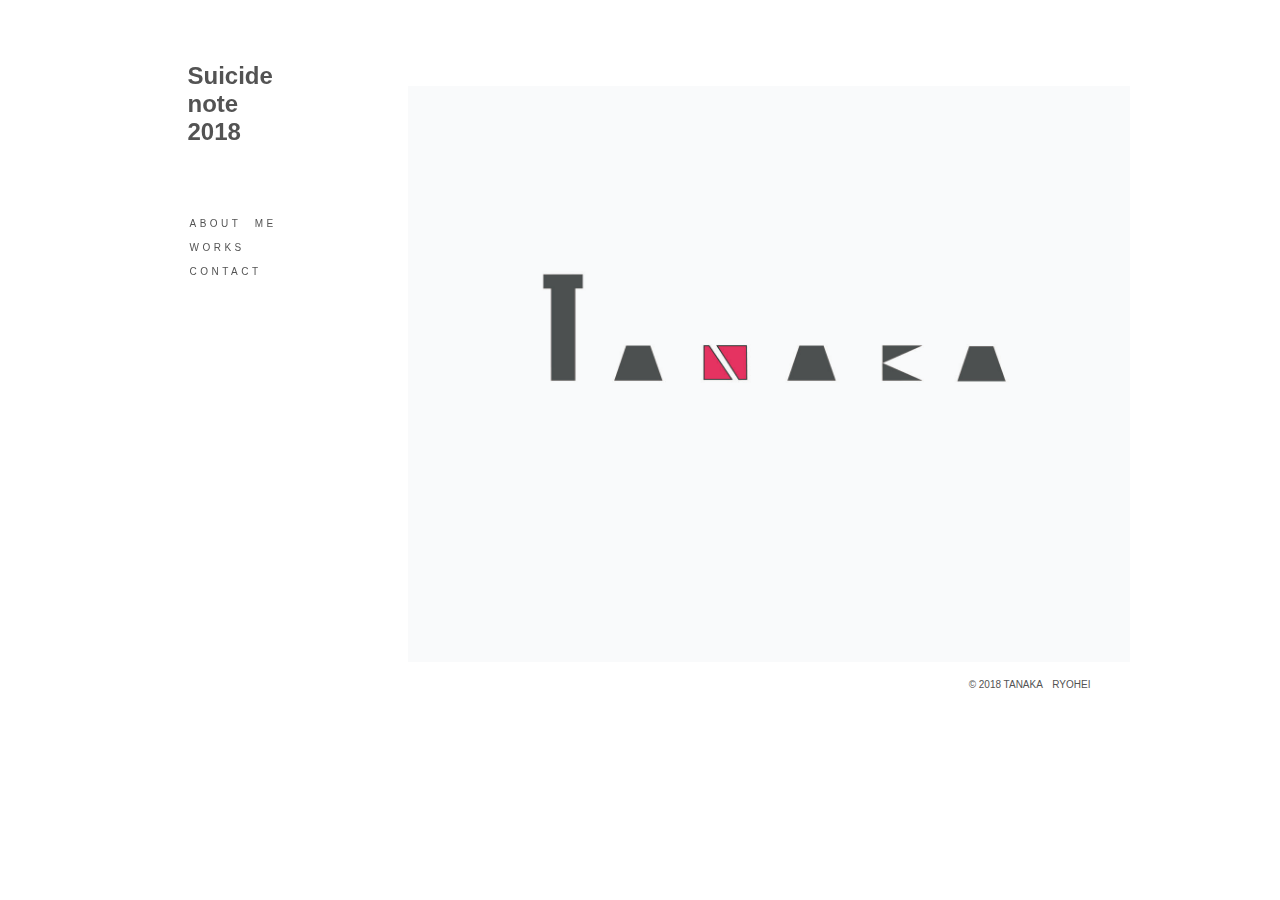
<file: index.html>
<!doctype html>
<html lang="ja">
<head>
<meta charset="UTF-8">
<meta name="desctiption" content="デ情１年田中椋平">
<meta name="viewport" content="width=device-width,initial-scale=1.0,minimum-scale=1.0,maximum-scale=1.0,user-scalable=no">
<title>TANAKA 1st portforlio</title>
<script src="https://ajax.googleapis.com/ajax/libs/jquery/1.11.3/jquery.min.js"></script>

<script type="text/javascript">
$(document).ready(function(){
				$('#menu a').hover(function() {
                $(this).stop().animate({'marginLeft':'14px'}, 300);//左を3px空ける事でテキストを右にずらす
                },function() {
                $(this).stop().animate({'marginLeft':'0px'}, 300);
                });
});
</script>
<link href="common/css/base.css" rel="stylesheet" type="text/css">
</head>

<body id="home">
<div id="wrapper">


<header id="header">
  <div class="wrap">
   <h1 id="logo">
     <a href="index.html">Suicide<br>note<br>2018</a>
   </h1> 
  </div>
</header>

<nav id="menuArea">
    <nav id="menuWrap">
      <ul id="menu">
         <li id="listAbout" style="margin-left:0px;">
           <a href="about.html">ABOUT　ME</a>
         </li>
		 
		 <li id="listWorks" style="margin-left:0px;">
           <a href="works.html">WORKS</a>
         </li>
		 <li id="listContact" style="margin-left:px;">
           <a href="contact.html">CONTACT</a>
        </li>
         
         
         
         
         
         
                  
         
         
      </ul>
    </nav>
</nav>

<div id="container">
   <div id="contents">
   
	   <img src="top.jpg"　alt>
	   
   </div>
</div>

<div id="footer">
  <div class="wrap">
    <p id="copyright"><a>© 2018 TANAKA　RYOHEI</a></p>
  </div>
</div>

</div>



</body>
</html>
</file>
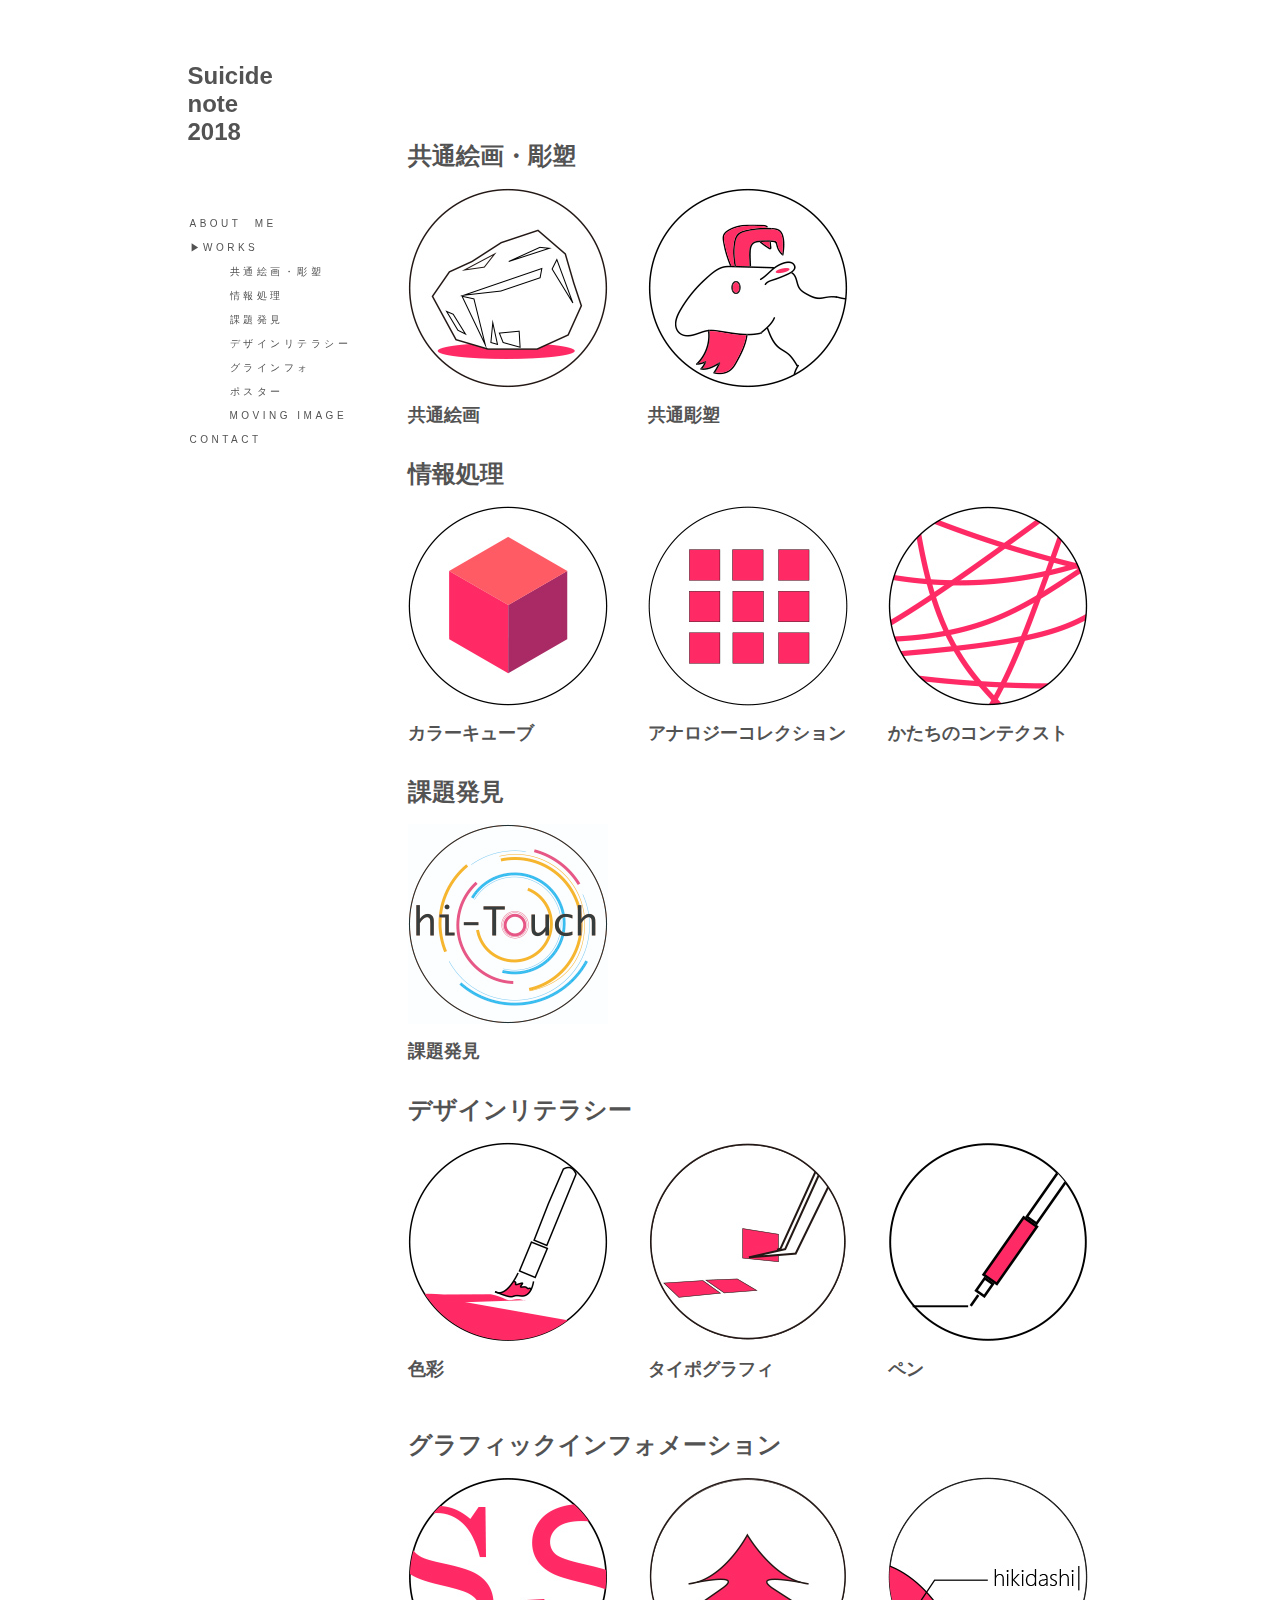
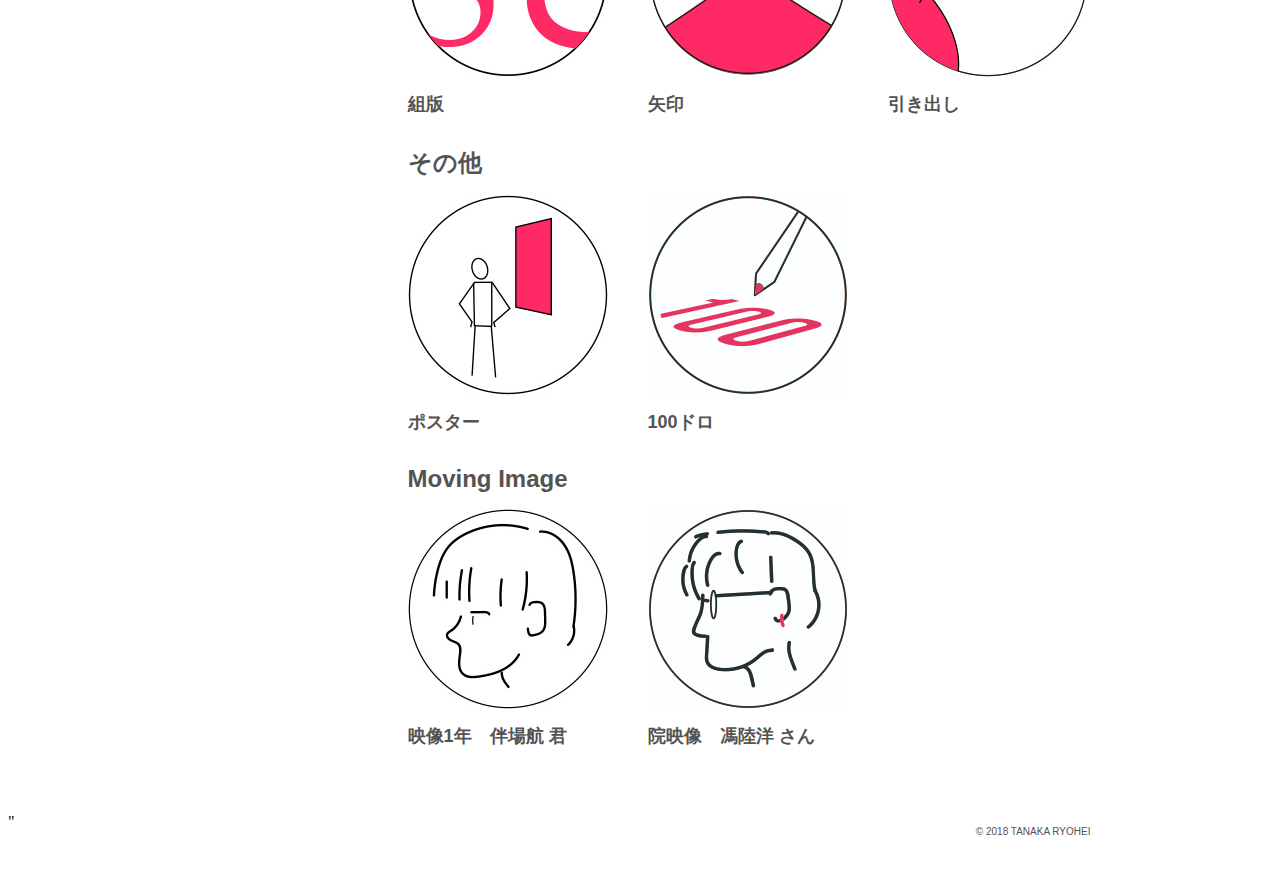
<file: works.html>
<!doctype html>
<html lang="ja">
<head>
<meta charset="UTF-8">
<meta name="desctiption" content="デ情1年田中椋平">
<meta name="viewport" content="width=device-width,initial-scale=1.0,minimum-scale=1.0,maximum-scale=1.0,user-scalable=no">
<title>TANAKA 1st portforlio</title>
	
<script src="https://ajax.googleapis.com/ajax/libs/jquery/1.11.3/jquery.min.js"></script>


<script type="text/javascript">
$(document).ready(function(){
				$('#listAbout , #listContact ,#1,#2,#3,#4,#5,#6,#7').hover(function() {
                $(this).stop().animate({'marginLeft':'14px'}, 300);//左を3px空ける事でテキストを右にずらす
                },function() {
                $(this).stop().animate({'marginLeft':'0px'}, 300);
                });
});
</script>
<script type="text/javascript">
$(function(){
	$('a[href^=#]').click(function(){
		var speed = 250;
		var href= $(this).attr("href");
		var target = $(href == "#" || href == "" ? 'html' : href);
		var position = target.offset().top;
		$("html, body").animate({scrollTop:position}, speed, "swing");
		return false;
	});
});
</script>

<link href="common/css/base.css" rel="stylesheet" type="text/css">
<link href="common/css/lightbox.css" rel="stylesheet" type="text/css">
</head>



<body id="home">
<div id="wrapper">

　

 <header id="header">
  <div class="wrap">
   <h1 id="logo">
     <a href="index.html">Suicide<br>note<br>2018</a>
   </h1> 
  </div>
</header>


<nav id="menuArea">
    <nav id="menuWrap">
      <ul id="menu">
         <li id="listAbout" style="margin-left:0px;">
           <a href="about.html">ABOUT　ME</a> </li>
		  <li id="listWorks" style="margin-left:0px;">
           <a href="works.html">▶WORKS</a>
             <div id="worksMenu">
               <ul id="worksList">
                <li id="1">
                   <a href="#works1">共通絵画・彫塑</a>
                 </li>
                 <li id="2">
                   <a href="#works2">情報処理</a>
                 </li>
                 <li id="3">
                   <a href="#works3">課題発見</a>
                 </li>
                 <li id="4">
                   <a href="#works4">デザインリテラシー</a>
                 </li>
                 <li id="5">
                   <a href="#works5">グラインフォ</a>
                 </li>
                 
				   <li id="6">
                   <a href="#works6">ポスター</a>
                 </li>
				   <li id="7">
                   <a href="#works7">MOVING IMAGE</a>
                 </li>
				  

               </ul>
             </div>
         </li>
		   <li id="listContact" style="margin-left:px;">
           <a href="contact.html">CONTACT</a>
        </li>
         
         
         
         
         
         
         
         
      </ul>
    </nav>
</nav>

<div id="container">
   <div id="contents">
     <div id="allWorks">
     
	<div id="works1" class="uh">
     <h1>共通絵画・彫塑</h1>
      
		<div class="thumbnail">
       <div class="Image"><a href="img/big/01.jpg" data-lightbox="01" data title="石をモチーフに製作"><img src="img/01.jpg" alt="石"></a></div>
       <a href="img/big/01b.jpg" data-lightbox="01" data title="先生マジで鬱陶しかったのは覚えてる"></a>
	   <a href="img/big/01c.jpg" data-lightbox="01" data title="ケータイのデータ全損して撮りなおしたんだよね。"></a> 
			<a href="img/big/01d.jpg" data-lightbox="01" data title="ついでに言うと樹木のデータはケータイのデータ上書きしたときに成仏した。一同、彼らを忍んで黙想"></a>
	  <h2>共通絵画</h2>
      </div>
		
      
       
    <div class="thumbnail">
       
		<div class="Image"><a href="img/big/02.jpg" data-lightbox="02" data title="メぇ～メぇ～"><img src="img/07.jpg" alt="羊"></a></div>
       <a href="img/big/02b.jpg" data-lightbox="02" data title="メぇ～～"></a>
	<a href="img/big/02c.jpg" data-lightbox="02" data title="スケッチ"></a>
		<a href="img/big/02d.jpg" data-lightbox="02" data title="下手なりに頑張ってん。許したって。"></a>
		<a href="img/big/02e .JPG" data-lightbox="02" data title="いや、ちょっと手ぬいとったかも"></a>
       <h2>共通彫塑</h2></div>
    </div>
		 
    
     <div id="works2" class="uh">
       <h1>情報処理</h1>
		 
       <div class="thumbnail">
       <div class="Image"><a href="img/big/03.jpg" data-lightbox="03" data title="パソコン学科って聞いていたのに絵画・彫塑ときて手作業ばっかりやから、ピザをインドで食べてる気分やった。なお評価はC＋。やる気ないやん">
     <img src="img/03.jpg" alt="キューブ"></a></div><h2>カラーキューブ</h2>
       </div> 
              
       
		 <div class="thumbnail">
       <div class="Image"><a href="img/big/04.jpg" data-lightbox="04" data title="はじめましてイラレ＝サン。"><img src="img/04.jpg" alt="アナロジーコレクション"></a>
         <h2>アナロジーコレクション</h2></div>
       </div>
       
     
		 <div class="thumbnail">
       <div class="Image">
       <a href="http://dipale.musabi.ac.jp/~di18063/ip1/"　target="_blank" ><img src="img/05.jpg" alt="コンテクスト"></a></div>
		 <h2>かたちのコンテクスト</h2>
       </div>
    </div>   
       
     <div id="works3" class="uh">
       <h1>課題発見</h1>
       <div class="thumbnail">
       <div class="Image"><a href="http://dipale.musabi.ac.jp/y18/dibasic1/j/index.html"　target="_blank" ><img src="img/06.jpg" alt="課題発見"></a></div>
       <h2>課題発見</h2></div>

    </div>       
    
     <div id="works4" class="uh">
       <h1>デザインリテラシー</h1>
		
       <div class="thumbnail">
       <div class="Image">
		   <a href="img/big/07.jpg" data-lightbox="07" data title="ルビンの壺。"><img src="img/02.jpg" alt="色彩"></a> <h2>色彩</h2>
	   </div>
            <a href="img/big/07e.jpg" data-lightbox="07" data title="マンセル色相環"></a>
		   <a href="img/big/07b.jpg" data-lightbox="07" data title="明度対比。イチオシ"></a>
		   <a href="img/big/07c.jpg" data-lightbox="07" data title="色相対比"></a>
		   <a href="img/big/07d.jpg" data-lightbox="07" data title="こっちは縁辺対比"></a>
       </div>
              
       
		 <div class="thumbnail">
       <div class="Image"><a href="img/big/08.jpg" data-lightbox="08" data title="間隔揃えの練習。THE HETAKUSO"><img src="img/08.jpg" alt="タイポグラフィ"></a> <h2>タイポグラフィ</h2></div>
           <a href="img/big/08b.jpg" data-lightbox="08" data title="デ情生の殆どがここで歪みに厳しくなった"></a>
		  
		   <a href="img/big/08d.jpg" data-lightbox="08" data title="[あの看板のあっことあっこ、間空きすぎやろ]"></a>
		   <a href="img/big/08e.jpg" data-lightbox="08" data title="名刺。もっと冒険してもよかった"></a>
		　　<a href="img/big/08f.jpg" data-lightbox="08" data title="文字揃えパート２。"></a>
			
       </div>
       
       
	   <div class="thumbnail">
       <div class="Image"><a href="img/big/09.jpg" data-lightbox="09" data title="Q：キリンの首の骨はなんぼんでしょうか？"><img src="img/09.jpg" alt="ペン"></a>
		  </div>
		<a href="img/big/09b.jpg" data-lightbox="09" data title="A：俺も知らん。↑は錯視"></a><h2>ペン</h2>
	　　<a href="img/big/09c.jpg" data-lightbox="09" data title="ネッカーキューブ。"></a>
		<a href="img/big/09d.jpg" data-lightbox="09" data title="2点透視。めっちゃやり直した。俺の屍を超えてゆけ"></a>
       </div>
    </div>       
    
     <div id="works5" class="uh">
       <h1>グラフィックインフォメーション</h1>
       <div class="thumbnail">
        <div class="Image"> 
		   <a href="img/big/10.jpg" data-lightbox="10" data title="２つのフォントを比較。いまだによく分かっていません。"><img src="img/10.jpg" alt="対比"></a></div>
           <a href="img/big/10b.jpg" data-lightbox="10" data title="その２です。"></a>
		   <a href="img/big/10c.jpg" data-lightbox="10" data title="風の又三郎"></a>
		   <a href="img/big/10d.jpg" data-lightbox="10" data title="またの名を「ドッドド」"></a>
		   <a href="img/big/10e.jpg" data-lightbox="10" data title="「ドッドドの提出今日ってマジ！？やってね～」"></a>
		   <h2>組版</h2>
      </div>
              
       <div class="thumbnail">
       <div class="Image"> 
		   
		   <a href="img/big/11.jpg" data-lightbox="11" data title="目も当てられない。"><img src="img/11.jpg" alt="情報山"></a></div>
		   <a href="img/big/11b.jpg" data-lightbox="11" data title="実は国分寺駅"></a><h2>矢印</h2>
         </div>
       
       <div class="thumbnail">
       <div class="Image"><a href="img/big/12.jpg" data-lightbox="12" data title="これすき。"><img src="img/12.jpg" alt="自転車"></a><h2>引き出し</h2></div>
       </div>
     </div>
   <div id="works6" class="uh">
       <h1>その他</h1>

       <div class="thumbnail">
          <div class="Image"><a href="img/big/13.jpg" data-lightbox="13" data title="ポートフォリオ展ポスターコンペ最終版"><img src="img/13.jpg" alt="ポスター"></a></div>
		  <a href="img/big/13b.jpg" data-lightbox="13" data title="ボツ1"></a>
		   <a href="img/big/13c.jpg" data-lightbox="13" data title="ボツ2"></a>
		   <a href="img/big/13d.jpg" data-lightbox="13" data title="初稿"></a>
		   <a href="img/big/13e.jpg" data-lightbox="13" data title="2稿"></a>
		   <a href="img/big/13f.jpg" data-lightbox="13" data title="C交響楽団第9回公演ポスター"></a>
		                 <h2>ポスター</h2>
       </div>
       
       <div class="thumbnail">
       <div class="Image"><a href="img/big/14.jpg" data-lightbox="06" data title="表紙"><img src="img/14.jpg" alt="100ドロ"></a>
		  </div>
		   <a href="img/big/14b.jpg" data-lightbox="06" data title="１００枚、絵を描く夏休み課題。"></a>
		    <a href="img/big/14d.jpg" data-lightbox="06" data title="ひたすらアイスの棒を描いた。"></a>
		    <a href="img/big/14e.jpg" data-lightbox="06" data title="みんなからは「セコイ」と言われたけど"></a>
		    <a href="img/big/14f.jpg" data-lightbox="06" data title="表紙に全力やったから"></a>
		   <a href="img/big/14g.jpg" data-lightbox="06" data title="許してほしい。"></a>
		   <a href="img/big/14h.jpg" data-lightbox="06" data title="おんなじのばっかってのも退屈やねん。"></a>
		   <a href="img/big/14i.jpg" data-lightbox="06" data title="でもこの100枚目は明らか手抜いてるわｗｗｗｗｗ"></a> <h2>100ドロ</h2>
		   
		 
       </div>
		 </div>      

    
		  <div id="works7" class="uh">
       <h1>Moving Image</h1>
       
		<div class="thumbnail">
          <div class="Image"> 
		  <a href="https://www.youtube.com/watch?v=FZG1zfWQZ20&t=1s" target="_blank"><img src="img/15.jpg" alt="伴場航"></a>
			  <h2>映像1年　伴場航 君</h2></div>
	    </div>
	  
		   <div class="Image"> 
		   <a href="https://www.youtube.com/watch?v=o-H5WlRhhSk" target="_blank" ><img src="img/16.jpg" alt="フウ"></a> <h2>院映像　馮陸洋 さん</h2> </div>
		   </div>
       </div>
			 
			  
       


     </div>
   </div>

<div id="footer">
  <div class="wrap">
    <p id="copyright"><a>© 2018 TANAKA RYOHEI</a></p>
  </div>
</div>
</div>





<script src="common/js/lightbox-plus-jquery.min.js"></script>"

</body>
</html>
</file>
<file: common/css/base.css>
@charset "UTF-8";
/* CSS Document */
#OL{color:#FF2A65}



#index{
	height:350px;
	background-color:#C93739;
	width:685px;
}




/* a */
a {text-decoration:none;}
a:link {color:#535353;}
a:visited {color:#535353;}

li{list-style-type:none;}
body{
	overflow-x:hidden;}

/* wrapper */
#home {
	position:relative;
}


#wrapper {
	position:relative;
	width:981px;
	min-height:100%;
	margin:0 auto;
	background:#ffffff;
	color:#535353;
	font-family:"LinotypeUniversW01-Regu", "Gothic Medium BBB", "ヒラギノ角ゴ Pro W3", "Hiragino Kaku Gothic Pro", "メイリオ", Meiryo, "ＭＳ Ｐゴシック", "MS PGothic", sans-serif;
	font-size:12px;
	text-align:left;
}


#wrap{
	width:auto;
	margin:0 auto;
	padding:0 38px;
}

.wrap:after {
	content: "";
	display: block;
	clear: both;
	height: 0;
}




/* header */
#header{
	position:fixed;
	top: 0;
	left: auto;
	z-index: 6;
	width:100%;
	height:30px;
	padding-top:46px;
}
#header #logo{
	float:left;
}
#header #logo a {
	display:block;
	padding-left:38px;
}


/* menuArea */
#menuArea{
	position:fixed;
	top: 0;
	left: auto;
	z-index: 5;
	width: 258px;
	height: 100%;
	margin-left: 0;

}
#menuArea #menuWrap{
	padding-top: 200px;
}
#menuArea #menuWrap{
	position:relative;
}
#menuArea #menu li a{
	display:inline-block;
	padding-top:7px;
	padding-bottom: 7px;
	font-size: 10px;
	line-height: 1;
	letter-spacing: 0.35em;
}


/* container */
#container {
	position: relative;
	padding: 78px 0px 0px 258px;


}


#container img {
	max-width: 100%;
	height: auto;
}

/* contents */
#contents{
	z-index:8;
	
}

#contactForm{
	height:100%;
	min-height:100%;
	background:#FFFFFF;
	
}



/* allWorks */

#allWorks{
	padding-bottom:50px;
}


#works1:after {
	content: "";
	display: block;
	clear: both;
	height: 0;
}
#works2:after {
	content: "";
	display: block;
	clear: both;
	height: 0;
}
#works3:after {
	content: "";
	display: block;
	clear: both;
	height: 0;
}
#works4:after {
	content: "";
	display: block;
	clear: both;
	height: 0;
}

#works5:after {
	content: "";
	display: block;
	clear: both;
	height: 0;
}

#works6:after {
	content: "";
	display: block;
	clear: both;
	height: 0;
}



.thumbnail{
	float:left;
	
}

.Image{
	margin-right:40px;
	
}

/* footer */
#footer{
	position:absolute;
	right: auto;
	bottom: auto;
	z-index: 2;
	width:100%;
	padding-bottom: 22px;
	max-width:981px;
}

#footer #copyright{
	text-align:right;
}
#footer #copyright a {
	display:inline-block;
	padding:2px 40px 1px 30px;
	font-size:10px;
	line-height:1;
}
</file>
